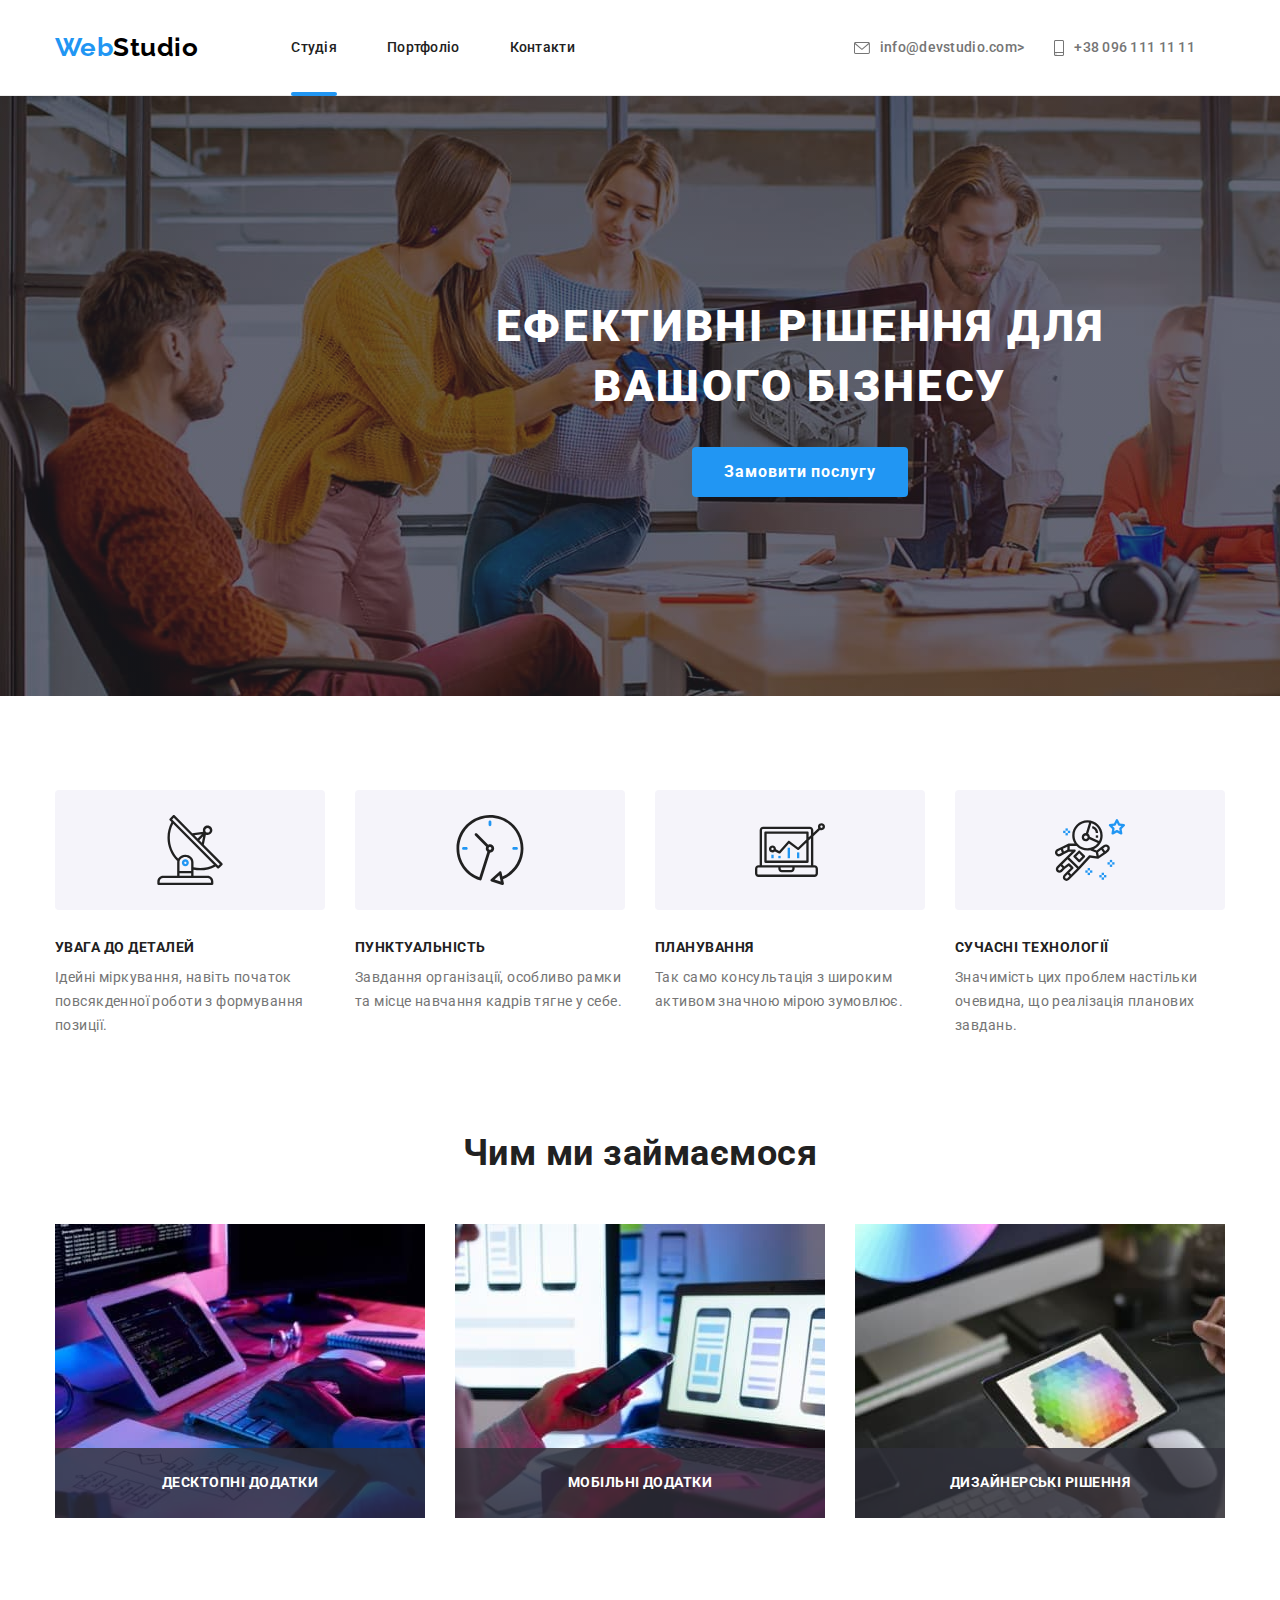
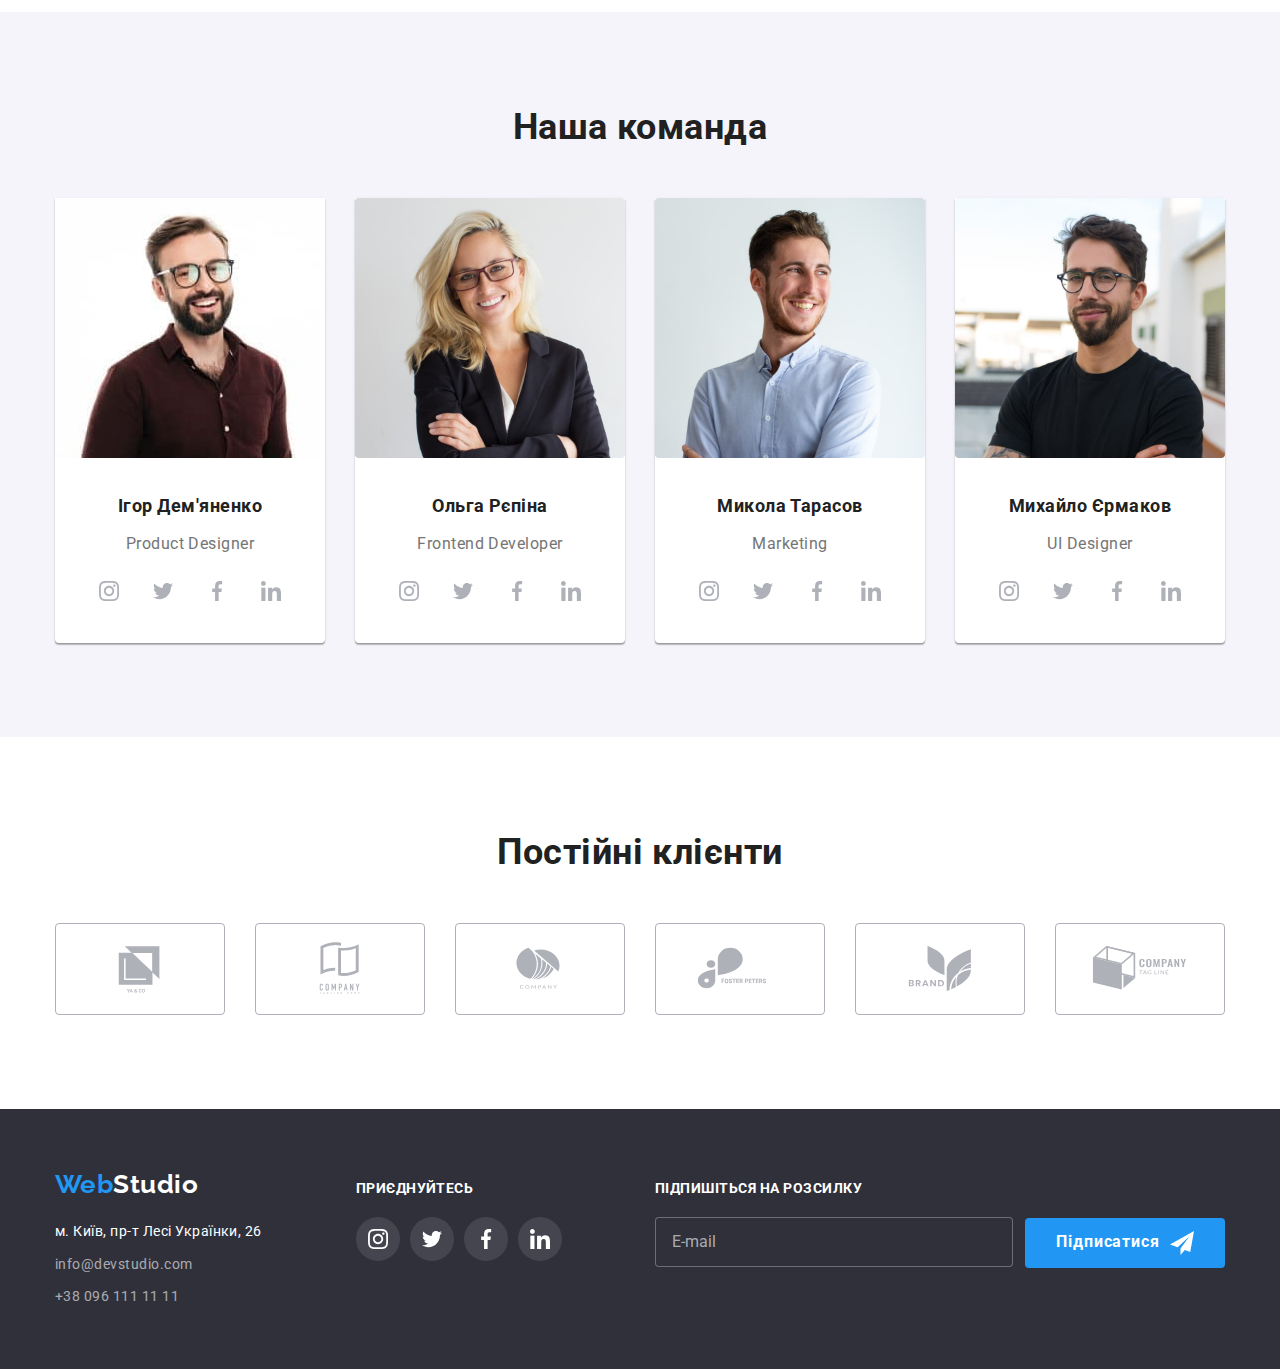
<file: index.html>
<!DOCTYPE html>
<html lang="uk">
  <head>
    <meta charset="UTF-8" />
    <meta http-equiv="X-UA-Compatible" content="IE=edge" />
    <meta name="viewport" content="width=device-width, initial-scale=1.0" />
    <title>WebStudio</title>
    <link rel="preconnect" href="https://fonts.googleapis.com" />
    <link rel="preconnect" href="https://fonts.gstatic.com" crossorigin />
    <link
      href="https://fonts.googleapis.com/css2?family=Raleway:wght@700&family=Roboto:ital,wght@0,400;0,500;0,700;1,900&display=swap"
      rel="stylesheet"
    />
    <link
      rel="stylesheet"
      href="https://cdn.jsdelivr.net/npm/modern-normalize@1.1.0/modern-normalize.min.css"
    />
    <link rel="stylesheet" href="css/main.min.css" />
  </head>
  <body>
    <!--header-->

    <header class="page-header">
      <div class="container page-header-container">
        <nav class="page-navigation">
          <a class="logo link" href="./index.html">
            <span class="logo1">Web</span><span class="logo2">Studio</span></a
          >
          <ul class="menu list">
            <li class="menu__item">
              <a class="menu__link menu__link_current link" href="./index.html"
                >Студія</a
              >
            </li>
            <li class="menu__item">
              <a class="menu__link link" href="./portfolio.html">Портфоліо</a>
            </li>
            <li class="menu__item">
              <a class="menu__link link" href="#contacts">Контакти</a>
            </li>
          </ul>
        </nav>

        <ul class="contact list">
          <li class="contact__item">
            <a class="contact__email link" href="mailto:info@devstudio.com"
              ><svg
                lang="en"
                aria-label="envelope icon"
                class="contact__envelope"
              >
                <use href="./images/sprite.svg#icon-envelope"></use>
              </svg>
              info@devstudio.com>
            </a>
          </li>

          <li class="contact__item">
            <a class="contact__phone link" href="tel:+380961111111"
              ><svg
                lang="en"
                aria-label="icon-smartphone icon"
                class="contact__smartphone"
              >
                <use href="./images/sprite.svg#icon-smartphone"></use>
              </svg>
              +38 096 111 11 11
            </a>
          </li>
        </ul>
      </div>
    </header>

    <!--main-->
    <main>
      <!--hero-->

      <section class="hero">
        <div class="hero__container">
          <h1 class="hero__title">Ефективні рішення для вашого бізнесу</h1>
          <button type="button" class="hero__modal-open-btn" data-modal-open>
            Замовити послугу
          </button>
        </div>
      </section>

      <!--text-->

      <section class="section section-text">
        <div class="container">
          <h2 class="text-visually-hidden">Наші переваги</h2>

          <ul class="text list">
            <li class="text__item">
              <div class="group-list-link">
                <svg
                  lang="en"
                  aria-label="antenna icon"
                  class="group-list-link__icon"
                >
                  <use href="./images/sprite.svg#icon-antenna"></use>
                </svg>
              </div>

              <h3 class="text__title">Увага до деталей</h3>
              <p class="text__text">
                Ідейні міркування, навіть початок повсякденної роботи з
                формування позиції.
              </p>
            </li>

            <li class="text__item">
              <div class="group-list-link">
                <svg
                  lang="en"
                  aria-label="clock icon"
                  class="group-list-link__icon"
                >
                  <use href="./images/sprite.svg#icon-clock"></use>
                </svg>
              </div>
              <h3 class="text__title">Пунктуальність</h3>
              <p class="text__text">
                Завдання організації, особливо рамки та місце навчання кадрів
                тягне у себе.
              </p>
            </li>

            <li class="text__item">
              <div class="group-list-link">
                <svg
                  lang="en"
                  aria-label="diagram icon"
                  class="group-list-link__icon"
                >
                  <use href="./images/sprite.svg#icon-diagram"></use>
                </svg>
              </div>
              <h3 class="text__title">Планування</h3>
              <p class="text__text">
                Так само консультація з широким активом значною мірою зумовлює.
              </p>
            </li>

            <li class="text__item">
              <div class="group-list-link">
                <svg
                  lang="en"
                  aria-label="astronaut icon"
                  class="group-list-link__icon"
                >
                  <use href="./images/sprite.svg#icon-astronaut"></use>
                </svg>
              </div>
              <h3 class="text__title">Сучасні технології</h3>
              <p class="text__text">
                Значимість цих проблем настільки очевидна, що реалізація
                планових завдань.
              </p>
            </li>
          </ul>
        </div>
      </section>

      <!--images-->

      <section class="section section-images" id="images">
        <div class="container">
          <h2 class="title-images">Чим ми займаємося</h2>
          <ul class="images list">
            <li class="images-item">
              <div class="images-wrapper">
                <img
                  class="images-img"
                  src="./images/img-1.jpg"
                  alt="Людина працює за комп'ютером"
                  width="370"
                  height="294"
                />
                <p class="overlay-images">Десктопні додатки</p>
              </div>
            </li>
            <li class="images-item">
              <div class="images-wrapper">
                <img
                  class="images-img"
                  src="./images/img-2.jpg"
                  alt="Людина тримає смартфон"
                  width="370"
                  height="294"
                />
                <p class="overlay-images">Мобільні додатки</p>
              </div>
            </li>
            <li class="images-item">
              <div class="images-wrapper">
                <img
                  class="images-img"
                  src="./images/img-3.jpg"
                  alt="Людина вибирає колір"
                  width="370"
                  height="294"
                />
                <p class="overlay-images">Дизайнерські рішення</p>
              </div>
            </li>
          </ul>
        </div>
      </section>

      <!--photo-->

      <section id="photo" class="section section-photo">
        <div class="container container-photo">
          <h2 class="title-photo">Наша команда</h2>
          <ul class="photo list">
            <li class="photo-item">
              <img
                class="photo-img"
                src="./images/img-4.jpg"
                alt="Ігор Дем'яненко"
                width="270"
                height="260"
              />
              <div class="caption">
                <h3 class="title-name">Ігор Дем'яненко</h3>
                <p class="position" lang="en">Product Designer</p>
                <ul class="social-list list">
                  <li class="social-list-item">
                    <a href="" class="social-list-link">
                      <svg
                        lang="en"
                        aria-label="instagram icon"
                        class="social-list-icon"
                      >
                        <use href="./images/sprite.svg#icon-instagram"></use>
                      </svg>
                    </a>
                  </li>
                  <li class="social-list-item">
                    <a href="" class="social-list-link">
                      <svg
                        lang="en"
                        aria-label="twitter icon"
                        class="social-list-icon"
                      >
                        <use href="./images/sprite.svg#icon-twitter"></use>
                      </svg>
                    </a>
                  </li>
                  <li class="social-list-item">
                    <a href="" class="social-list-link">
                      <svg
                        lang="en"
                        aria-label="facebook icon"
                        class="social-list-icon"
                      >
                        <use href="./images/sprite.svg#icon-facebook"></use>
                      </svg>
                    </a>
                  </li>
                  <li class="social-list-item">
                    <a href="" class="social-list-link">
                      <svg
                        lang="en"
                        aria-label="linkedin icon"
                        class="social-list-icon"
                      >
                        <use href="./images/sprite.svg#icon-linkedin"></use>
                      </svg>
                    </a>
                  </li>
                </ul>
              </div>
            </li>

            <li class="photo-item">
              <img
                class="photo-img"
                src="./images/img-5.jpg"
                alt="Ольга Репіна"
                width="270"
                height="260"
              />
              <div class="caption">
                <h3 class="title-name">Ольга Рєпіна</h3>
                <p class="position" lang="en">Frontend Developer</p>
                <ul class="social-list list">
                  <li class="social-list-item">
                    <a href="" class="social-list-link">
                      <svg
                        lang="en"
                        aria-label="instagram icon"
                        class="social-list-icon"
                      >
                        <use href="./images/sprite.svg#icon-instagram"></use>
                      </svg>
                    </a>
                  </li>
                  <li class="social-list-item">
                    <a href="" class="social-list-link">
                      <svg
                        lang="en"
                        aria-label="twitter icon"
                        class="social-list-icon"
                      >
                        <use href="./images/sprite.svg#icon-twitter"></use>
                      </svg>
                    </a>
                  </li>
                  <li class="social-list-item">
                    <a href="" class="social-list-link">
                      <svg
                        lang="en"
                        aria-label="facebook icon"
                        class="social-list-icon"
                      >
                        <use href="./images/sprite.svg#icon-facebook"></use>
                      </svg>
                    </a>
                  </li>
                  <li class="social-list-item">
                    <a href="" class="social-list-link">
                      <svg
                        lang="en"
                        aria-label="linkedin icon"
                        class="social-list-icon"
                      >
                        <use href="./images/sprite.svg#icon-linkedin"></use>
                      </svg>
                    </a>
                  </li>
                </ul>
              </div>
            </li>
            <li class="photo-item">
              <img
                class="photo-img"
                src="./images/img-6.jpg"
                alt="Микола Тарасов"
                width="270"
                height="260"
              />
              <div class="caption">
                <h3 class="title-name">Микола Тарасов</h3>
                <p class="position" lang="en">Marketing</p>
                <ul class="social-list list">
                  <li class="social-list-item">
                    <a href="" class="social-list-link">
                      <svg
                        lang="en"
                        aria-label="instagram icon"
                        class="social-list-icon"
                      >
                        <use href="./images/sprite.svg#icon-instagram"></use>
                      </svg>
                    </a>
                  </li>
                  <li class="social-list-item">
                    <a href="" class="social-list-link">
                      <svg
                        lang="en"
                        aria-label="twitter icon"
                        class="social-list-icon"
                      >
                        <use href="./images/sprite.svg#icon-twitter"></use>
                      </svg>
                    </a>
                  </li>
                  <li class="social-list-item">
                    <a href="" class="social-list-link">
                      <svg
                        lang="en"
                        aria-label="facebook icon"
                        class="social-list-icon"
                      >
                        <use href="./images/sprite.svg#icon-facebook"></use>
                      </svg>
                    </a>
                  </li>
                  <li class="social-list-item">
                    <a href="" class="social-list-link">
                      <svg
                        lang="en"
                        aria-label="linkedin icon"
                        class="social-list-icon"
                      >
                        <use href="./images/sprite.svg#icon-linkedin"></use>
                      </svg>
                    </a>
                  </li>
                </ul>
              </div>
            </li>
            <li class="photo-item">
              <img
                class="photo-img"
                src="./images/img-7.jpg"
                alt="Михайло Єрмаков"
                width="270"
                height="260"
              />
              <div class="caption">
                <h3 class="title-name">Михайло Єрмаков</h3>
                <p class="position" lang="en">UI Designer</p>
                <ul class="social-list list">
                  <li class="social-list-item">
                    <a href="" class="social-list-link">
                      <svg
                        lang="en"
                        aria-label="instagram icon"
                        class="social-list-icon"
                      >
                        <use href="./images/sprite.svg#icon-instagram"></use>
                      </svg>
                    </a>
                  </li>
                  <li class="social-list-item">
                    <a href="" class="social-list-link">
                      <svg
                        lang="en"
                        aria-label="twitter icon"
                        class="social-list-icon"
                      >
                        <use href="./images/sprite.svg#icon-twitter"></use>
                      </svg>
                    </a>
                  </li>
                  <li class="social-list-item">
                    <a href="" class="social-list-link">
                      <svg
                        lang="en"
                        aria-label="facebook icon"
                        class="social-list-icon"
                      >
                        <use href="./images/sprite.svg#icon-facebook"></use>
                      </svg>
                    </a>
                  </li>
                  <li class="social-list-item">
                    <a href="" class="social-list-link">
                      <svg
                        lang="en"
                        aria-label="linkedin icon"
                        class="social-list-icon"
                      >
                        <use href="./images/sprite.svg#icon-linkedin"></use>
                      </svg>
                    </a>
                  </li>
                </ul>
              </div>
            </li>
          </ul>
        </div>
      </section>

      <!--client-->

      <section class="section section-client">
        <div class="container container-client">
          <h2 class="title-client">Постійні клієнти</h2>
          <ul class="client-list list">
            <li class="client-list-item">
              <a href="" class="client-list-link">
                <svg lang="en" aria-label="logo1 icon" class="client-list-icon">
                  <use href="./images/sprite.svg#icon-logo1"></use>
                </svg>
              </a>
            </li>
            <li class="client-list-item">
              <a href="" class="client-list-link">
                <svg lang="en" aria-label="logo2 icon" class="client-list-icon">
                  <use href="./images/sprite.svg#icon-logo2"></use>
                </svg>
              </a>
            </li>
            <li class="client-list-item">
              <a href="" class="client-list-link">
                <svg lang="en" aria-label="logo3 icon" class="client-list-icon">
                  <use href="./images/sprite.svg#icon-logo3"></use>
                </svg>
              </a>
            </li>
            <li class="client-list-item">
              <a href="" class="client-list-link">
                <svg lang="en" aria-label="logo4 icon" class="client-list-icon">
                  <use href="./images/sprite.svg#icon-logo4"></use>
                </svg>
              </a>
            </li>
            <li class="client-list-item">
              <a href="" class="client-list-link">
                <svg lang="en" aria-label="logo5 icon" class="client-list-icon">
                  <use href="./images/sprite.svg#icon-logo5"></use>
                </svg>
              </a>
            </li>
            <li class="client-list-item">
              <a href="" class="client-list-link">
                <svg lang="en" aria-label="logo6 icon" class="client-list-icon">
                  <use href="./images/sprite.svg#icon-logo6"></use>
                </svg>
              </a>
            </li>
          </ul>
        </div>
      </section>
    </main>

    <!--footer-->

    <footer id="contacts" class="page-footer">
      <div class="container container-footer">
        <div class="footer">
          <a class="footer-logo link" href="./index.html"
            ><span class="logo3">Web</span><span class="logo4">Studio</span></a
          >
          <ul class="footer list">
            <li class="footer__item">
              <a
                class="maps link"
                href="https://goo.gl/maps/CPtrU1FHBa2aNyZL9"
                target="_blank"
                rel="noopener noreferrer nofollow"
                >м. Київ, пр-т Лесі Українки, 26</a
              >
            </li>
            <li class="footer__item">
              <a class="footer__email1 link" href="mailto:info@devstudio.com"
                >info@devstudio.com</a
              >
            </li>
            <li class="footer__item">
              <a class="footer__phone1 link" href="tel:+380961111111"
                >+38 096 111 11 11</a
              >
            </li>
          </ul>
        </div>
        <div class="container-social">
          <p class="title-social">Приєднуйтесь</p>
          <ul class="social-list1 list">
            <li class="social-list-item1">
              <a href="" class="social-list-link1">
                <svg
                  lang="en"
                  aria-label="instagram icon"
                  class="social-list-icon1"
                >
                  <use href="./images/sprite.svg#icon-instagram"></use>
                </svg>
              </a>
            </li>
            <li class="social-list-item1">
              <a href="" class="social-list-link1">
                <svg
                  lang="en"
                  aria-label="twitter icon"
                  class="social-list-icon1"
                >
                  <use href="./images/sprite.svg#icon-twitter"></use>
                </svg>
              </a>
            </li>
            <li class="social-list-item1">
              <a href="" class="social-list-link1">
                <svg
                  lang="en"
                  aria-label="facebook icon"
                  class="social-list-icon1"
                >
                  <use href="./images/sprite.svg#icon-facebook"></use>
                </svg>
              </a>
            </li>
            <li class="social-list-item1">
              <a href="" class="social-list-link1">
                <svg
                  lang="en"
                  aria-label="linkedin icon"
                  class="social-list-icon1"
                >
                  <use href="./images/sprite.svg#icon-linkedin"></use>
                </svg>
              </a>
            </li>
          </ul>
        </div>
        <div class="container-subscription">
          <p class="title-subscription">Підпишіться на розсилку</p>
          <form class="form-footer">
            <label class="form-field-footer">
              <input
                type="email"
                class="form-input-footer"
                name="user_email_footer"
                placeholder="E-mail"
              />
            </label>
            <button type="submit" class="form-submit-footer">
              Підписатися
              <svg class="send-icon" width="24" height="24">
                <use href="./images/sprite.svg#icon-send"></use>
              </svg>
            </button>
          </form>
        </div>
      </div>
    </footer>

    <!--backdrop-->

    <div class="backdrop is-hidden" data-modal>
      <div class="modal">
        <button type="button" class="modal-close-btn" data-modal-close>
          <svg class="modal-close-icon" width="18" height="18">
            <use href="./images/sprite.svg#icon-close"></use>
          </svg>
        </button>
        <p class="modal-form-title">Залиште свої дані, ми вам передзвонимо</p>
        <form class="modal-form">
          <label class="modal-form-field"
            ><span class="modal-form-field-desc">Ім'я</span>
            <span class="modal-form-input-wrapper">
              <input
                type="text"
                class="modal-form-input"
                pattern="[a-zA-Zа-яА-ЯіІїЇ]+"
                name="user_name"
              />
              <svg
                lang="en"
                aria-label="person icon"
                class="modal-form-input-icon"
              >
                <use href="./images/sprite.svg#icon-person"></use>
              </svg>
            </span>
          </label>
          <label class="modal-form-field"
            ><span class="modal-form-field-desc">Телефон</span>
            <span class="modal-form-input-wrapper">
              <input
                type="tel"
                class="modal-form-input"
                pattern="[0-9]{3}-[0-9]{3}-[0-9]{2}-[0-9]{2}"
                title="xxx-xxx-xx-xx"
                name="user_phone"
              />
              <svg
                lang="en"
                aria-label="phone icon"
                class="modal-form-input-icon"
              >
                <use href="./images/sprite.svg#icon-phone"></use>
              </svg>
            </span>
          </label>
          <label class="modal-form-field"
            ><span class="modal-form-field-desc">Пошта</span>
            <span class="modal-form-input-wrapper">
              <input type="email" class="modal-form-input" name="user_email" />
              <svg
                lang="en"
                aria-label="email icon"
                class="modal-form-input-icon"
              >
                <use href="./images/sprite.svg#icon-email"></use>
              </svg>
            </span>
          </label>
          <label class="modal-form-field"
            ><span class="modal-form-field-desc">Коментар</span>
            <textarea
              name="user-message"
              class="modal-form-message"
              placeholder="Введіть текст"
            ></textarea>
          </label>
          <label class="modal-form-check-field">
            <input
              type="checkbox"
              class="modal-form-check"
              name="user_policy"
            />
            <svg class="modal-form-own-checkbox">
              <use
                class="modal-form-own-checkbox-icon"
                href="./images/sprite.svg#icon-check"
              ></use>
            </svg>
            Погоджуюся з розсилкою та приймаю&nbsp;
            <a class="modal-form-check-field-terms" href="#">Умови договору</a>
          </label>
          <button type="submit" class="modal-form-submit">Відправити</button>
        </form>
      </div>
    </div>
    <script src="./js/modal.js"></script>
  </body>
</html>
</file>
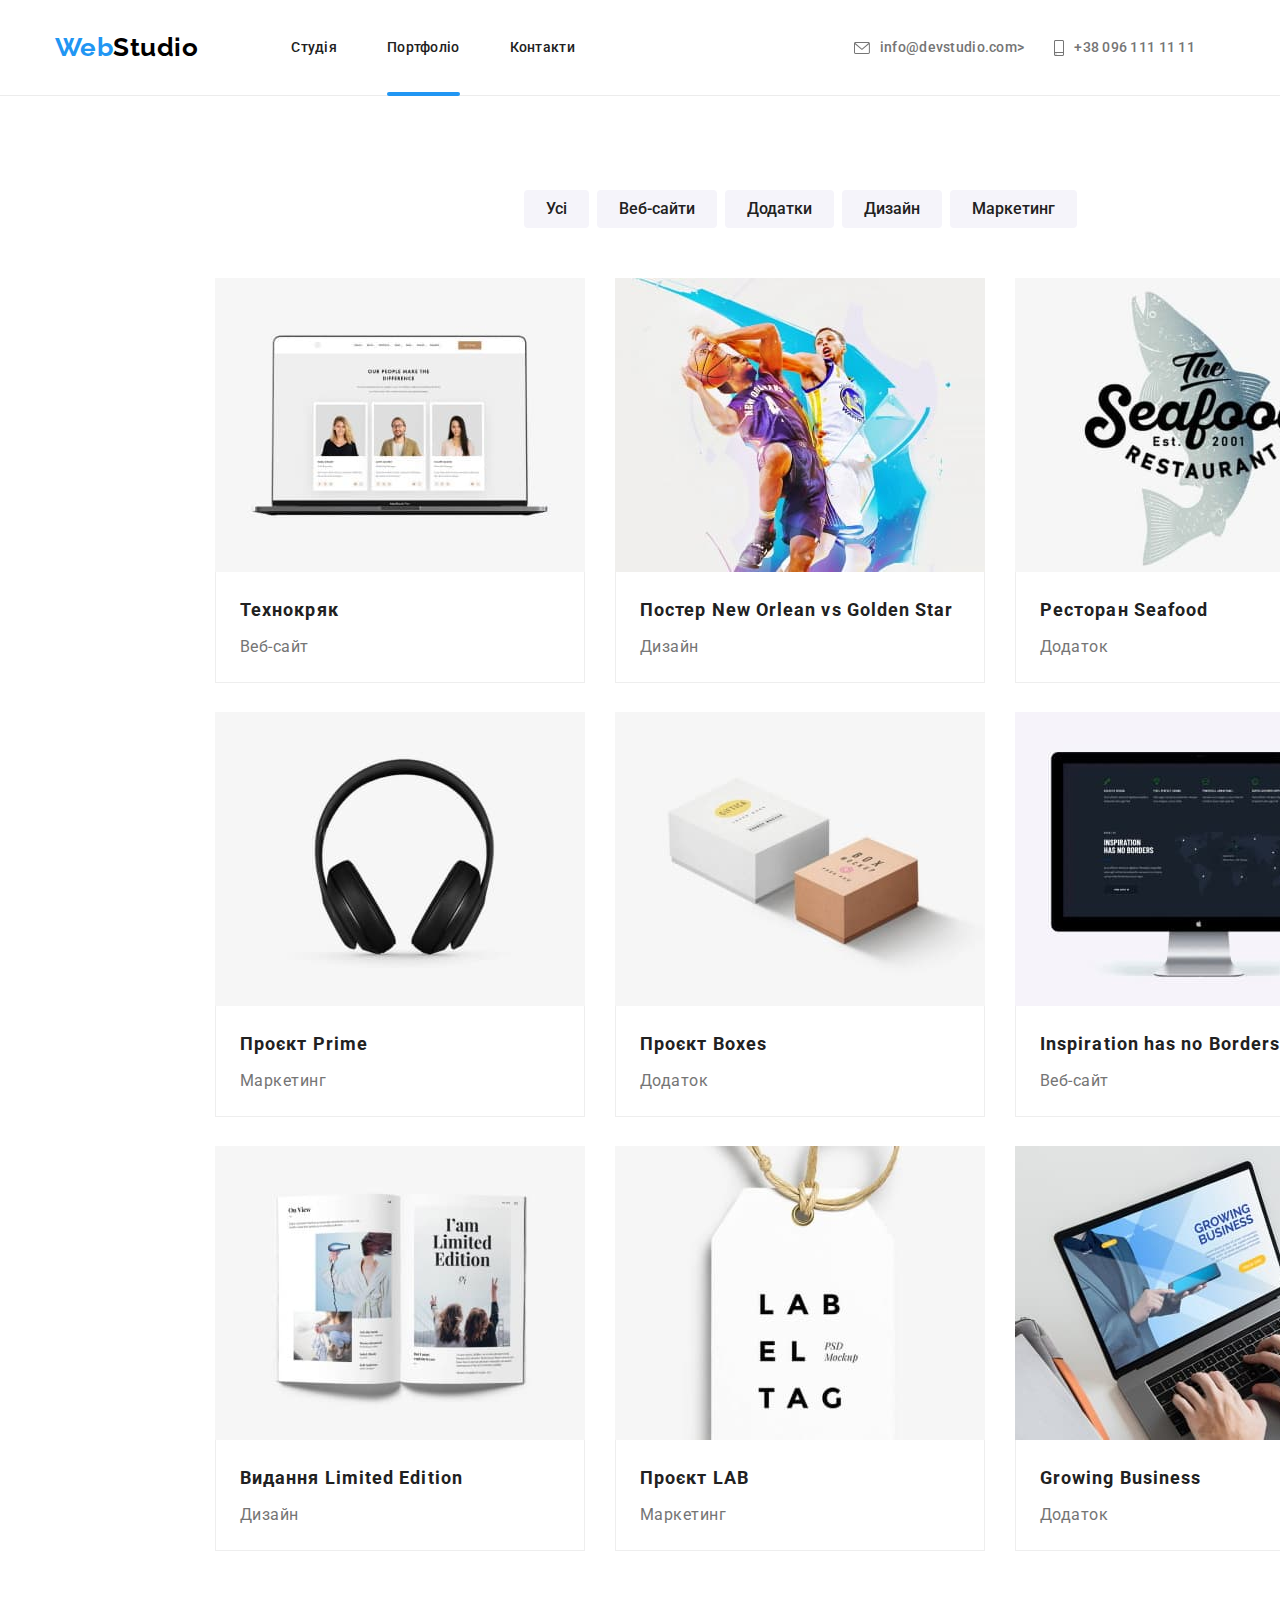
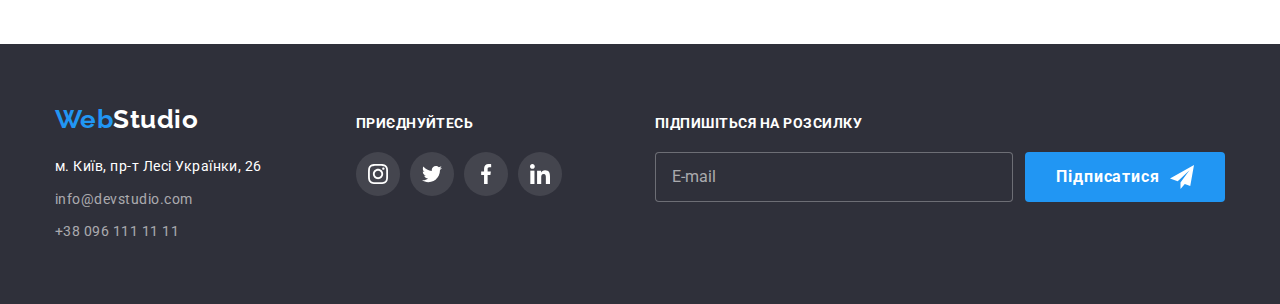
<file: portfolio.html>
<!DOCTYPE html>
<html lang="uk">
  <head>
    <meta charset="UTF-8" />
    <meta http-equiv="X-UA-Compatible" content="IE=edge" />
    <meta name="viewport" content="width=device-width, initial-scale=1.0" />
    <title>WebStudio</title>
    <link rel="preconnect" href="https://fonts.googleapis.com" />
    <link rel="preconnect" href="https://fonts.gstatic.com" crossorigin />
    <link
      href="https://fonts.googleapis.com/css2?family=Raleway:wght@700&family=Roboto:ital,wght@0,400;0,500;0,700;1,900&display=swap"
      rel="stylesheet"
    />
    <link
      rel="stylesheet"
      href="https://cdn.jsdelivr.net/npm/modern-normalize@1.1.0/modern-normalize.min.css"
    />
    <link rel="stylesheet" href="css/main.min.css" />
  </head>
  <body>
    <!--header-->

    <header class="page-header">
      <div class="container page-header-container">
        <!--nav-->

        <nav class="page-navigation">
          <a class="logo link" href="./index.html">
            <span class="logo1">Web</span><span class="logo2">Studio</span></a
          >
          <ul class="menu list">
            <li class="menu__item">
              <a class="menu__link link" href="./index.html">Студія</a>
            </li>
            <li class="menu__item">
              <a
                class="menu__link menu__link_current link"
                href="./portfolio.html"
                >Портфоліо</a
              >
            </li>
            <li class="menu__item">
              <a class="menu__link link" href="#contacts">Контакти</a>
            </li>
          </ul>
        </nav>

        <!--contact-->

        <ul class="contact list">
          <li class="contact__item">
            <a class="contact__email link" href="mailto:info@devstudio.com"
              ><svg
                lang="en"
                aria-label="envelope icon"
                class="contact__envelope"
              >
                <use href="./images/sprite.svg#icon-envelope"></use>
              </svg>
              info@devstudio.com>
            </a>
          </li>

          <li class="contact__item">
            <a class="contact__phone link" href="tel:+380961111111"
              ><svg
                lang="en"
                aria-label="icon-smartphone icon"
                class="contact__smartphone"
              >
                <use href="./images/sprite.svg#icon-smartphone"></use>
              </svg>
              +38 096 111 11 11
            </a>
          </li>
        </ul>
      </div>
    </header>

    <!--main-->

    <main>
      <section class="section-portfolio">
        <div class="container">
          <h1 class="text-visually-hidden">Portfolio</h1>
          <ul class="button bunton-container list">
            <li class="button-item">
              <button type="button" class="modal-open-btn-portfolio">
                Усі
              </button>
            </li>
            <li class="button-item">
              <button type="button" class="modal-open-btn-portfolio">
                Веб-сайти
              </button>
            </li>
            <li class="button-item">
              <button type="button" class="modal-open-btn-portfolio">
                Додатки
              </button>
            </li>
            <li class="button-item">
              <button type="button" class="modal-open-btn-portfolio">
                Дизайн
              </button>
            </li>
            <li class="button-item">
              <button type="button" class="modal-open-btn-portfolio">
                Маркетинг
              </button>
            </li>
          </ul>

          <!--images-->

          <ul class="images-portfolio list">
            <li class="images-portfolio-item">
              <a href="#" class="images-link link">
                <div class="images-img-wrapper">
                  <img
                    class="images-img-portfolio"
                    src="./images/img-8.jpg"
                    alt="Люди на фото"
                    width="370"
                    height="294"
                  />
                  <p class="overlay">
                    Ресурс пропонує комплексні пропозиції з різним рівнем
                    функціоналу та сервісів. Все це дозволить відвідувачу
                    отримати вичерпні відомості про компанію чи приватну особу.
                  </p>
                </div>

                <div class="description">
                  <h2 class="title-portfolio">Технокряк</h2>
                  <p class="text-portfolio">Веб-сайт</p>
                </div>
              </a>
            </li>
            <li class="images-portfolio-item">
              <a href="#" class="images-link link">
                <div class="images-img-wrapper">
                  <img
                    class="images-img-portfolio"
                    src="./images/img-9.jpg"
                    alt="Спортсмени"
                    width="370"
                    height="294"
                  />
                  <p class="overlay">
                    Ресурс пропонує комплексні пропозиції з різним рівнем
                    функціоналу та сервісів. Все це дозволить відвідувачу
                    отримати вичерпні відомості про компанію чи приватну особу.
                  </p>
                </div>

                <div class="description">
                  <h2 class="title-portfolio">
                    Постер New Orlean vs Golden Star
                  </h2>
                  <p class="text-portfolio">Дизайн</p>
                </div>
              </a>
            </li>
            <li class="images-portfolio-item">
              <a href="#" class="images-link link">
                <div class="images-img-wrapper">
                  <img
                    class="images-img-portfolio"
                    src="./images/img-10.jpg"
                    alt="Реклама ресторана"
                    width="370"
                    height="294"
                  />
                  <p class="overlay">
                    Ресурс пропонує комплексні пропозиції з різним рівнем
                    функціоналу та сервісів. Все це дозволить відвідувачу
                    отримати вичерпні відомості про компанію чи приватну особу.
                  </p>
                </div>

                <div class="description">
                  <h2 class="title-portfolio">Ресторан Seafood</h2>
                  <p class="text-portfolio">Додаток</p>
                </div>
              </a>
            </li>
            <li class="images-portfolio-item">
              <a href="#" class="images-link link">
                <div class="images-img-wrapper">
                  <img
                    class="images-img-portfolio"
                    src="./images/img-11.jpg"
                    alt="Навушники"
                    width="370"
                    height="294"
                  />
                  <p class="overlay">
                    Ресурс пропонує комплексні пропозиції з різним рівнем
                    функціоналу та сервісів. Все це дозволить відвідувачу
                    отримати вичерпні відомості про компанію чи приватну особу.
                  </p>
                </div>

                <div class="description">
                  <h2 class="title-portfolio">Проєкт Prime</h2>
                  <p class="text-portfolio">Маркетинг</p>
                </div>
              </a>
            </li>
            <li class="images-portfolio-item">
              <a href="#" class="images-link link">
                <div class="images-img-wrapper">
                  <img
                    class="images-img-portfolio"
                    src="./images/img-12.jpg"
                    alt="Коробки"
                    width="370"
                    height="294"
                  />
                  <p class="overlay">
                    Ресурс пропонує комплексні пропозиції з різним рівнем
                    функціоналу та сервісів. Все це дозволить відвідувачу
                    отримати вичерпні відомості про компанію чи приватну особу.
                  </p>
                </div>

                <div class="description">
                  <h2 class="title-portfolio">Проєкт Boxes</h2>
                  <p class="text-portfolio">Додаток</p>
                </div>
              </a>
            </li>
            <li class="images-portfolio-item">
              <a href="#" class="images-link link">
                <div class="images-img-wrapper">
                  <img
                    class="images-portfolio-img"
                    src="./images/img-13.jpg"
                    alt="Монітор"
                    width="370"
                    height="294"
                  />
                  <p class="overlay">
                    Ресурс пропонує комплексні пропозиції з різним рівнем
                    функціоналу та сервісів. Все це дозволить відвідувачу
                    отримати вичерпні відомості про компанію чи приватну особу.
                  </p>
                </div>

                <div class="description">
                  <h2 class="title-portfolio" lang="en">
                    Inspiration has no Borders
                  </h2>
                  <p class="text-portfolio">Веб-сайт</p>
                </div>
              </a>
            </li>
            <li class="images-portfolio-item">
              <a href="#" class="images-link link">
                <div class="images-img-wrapper">
                  <img
                    class="images-portfolio-img"
                    src="./images/img-14.jpg"
                    alt="Видання"
                    width="370"
                    height="294"
                  />
                  <p class="overlay">
                    Ресурс пропонує комплексні пропозиції з різним рівнем
                    функціоналу та сервісів. Все це дозволить відвідувачу
                    отримати вичерпні відомості про компанію чи приватну особу.
                  </p>
                </div>

                <div class="description">
                  <h2 class="title-portfolio" lang="en">
                    Видання Limited Edition
                  </h2>
                  <p class="text-portfolio">Дизайн</p>
                </div>
              </a>
            </li>
            <li class="images-portfolio-item">
              <a href="#" class="images-link link">
                <div class="images-img-wrapper">
                  <img
                    class="images-portfolio-img"
                    src="./images/img-15.jpg"
                    alt="Проект лаб"
                    width="370"
                    height="294"
                  />
                  <p class="overlay">
                    Ресурс пропонує комплексні пропозиції з різним рівнем
                    функціоналу та сервісів. Все це дозволить відвідувачу
                    отримати вичерпні відомості про компанію чи приватну особу.
                  </p>
                </div>

                <div class="description">
                  <h2 class="title-portfolio">Проєкт LAB</h2>
                  <p class="text-portfolio">Маркетинг</p>
                </div>
              </a>
            </li>
            <li class="images-portfolio-item">
              <a href="#" class="images-link link">
                <div class="images-img-wrapper">
                  <img
                    class="images-portfolio-img"
                    src="./images/img-16.jpg"
                    alt="Комп'ютер"
                    width="370"
                    height="294"
                  />
                  <p class="overlay">
                    Ресурс пропонує комплексні пропозиції з різним рівнем
                    функціоналу та сервісів. Все це дозволить відвідувачу
                    отримати вичерпні відомості про компанію чи приватну особу.
                  </p>
                </div>

                <div class="description">
                  <h2 class="title-portfolio" lang="en">Growing Business</h2>
                  <p class="text-portfolio">Додаток</p>
                </div>
              </a>
            </li>
          </ul>
        </div>
      </section>
    </main>

    <!--footer-->

    <footer class="page-footer">
      <div class="container container-footer">
        <div class="footer">
          <a class="footer-logo link" href="./index.html"
            ><span class="logo3">Web</span><span class="logo4">Studio</span></a
          >
          <ul class="footer list">
            <li class="footer__item">
              <a
                class="maps link"
                href="https://goo.gl/maps/CPtrU1FHBa2aNyZL9"
                target="_blank"
                rel="noopener noreferrer nofollow"
                >м. Київ, пр-т Лесі Українки, 26</a
              >
            </li>
            <li class="footer__item">
              <a class="footer__email1 link" href="mailto:info@devstudio.com"
                >info@devstudio.com</a
              >
            </li>
            <li class="footer__item">
              <a class="footer__phone1 link" href="tel:+380961111111"
                >+38 096 111 11 11</a
              >
            </li>
          </ul>
        </div>
        <div class="container-social">
          <p class="title-social">Приєднуйтесь</p>
          <ul class="social-list1 list">
            <li class="social-list-item1">
              <a href="" class="social-list-link1">
                <svg
                  lang="en"
                  aria-label="instagram icon"
                  class="social-list-icon1"
                >
                  <use href="./images/sprite.svg#icon-instagram"></use>
                </svg>
              </a>
            </li>
            <li class="social-list-item1">
              <a href="" class="social-list-link1">
                <svg
                  lang="en"
                  aria-label="twitter icon"
                  class="social-list-icon1"
                >
                  <use href="./images/sprite.svg#icon-twitter"></use>
                </svg>
              </a>
            </li>
            <li class="social-list-item1">
              <a href="" class="social-list-link1">
                <svg
                  lang="en"
                  aria-label="facebook icon"
                  class="social-list-icon1"
                >
                  <use href="./images/sprite.svg#icon-facebook"></use>
                </svg>
              </a>
            </li>
            <li class="social-list-item1">
              <a href="" class="social-list-link1">
                <svg
                  lang="en"
                  aria-label="linkedin icon"
                  class="social-list-icon1"
                >
                  <use href="./images/sprite.svg#icon-linkedin"></use>
                </svg>
              </a>
            </li>
          </ul>
        </div>
        <div class="container-subscription">
          <p class="title-subscription">Підпишіться на розсилку</p>
          <form class="form-footer">
            <label class="form-field-footer">
              <input
                type="email"
                class="form-input-footer"
                name="user_email_footer"
                placeholder="E-mail"
              />
            </label>
            <button type="submit" class="form-submit-footer">
              Підписатися
              <svg class="send-icon" width="24" height="24">
                <use href="./images/sprite.svg#icon-send"></use>
              </svg>
            </button>
          </form>
        </div>
      </div>
    </footer>
  </body>
</html>
</file>
<file: css/main.min.css>
:root{--primary-font: "Roboto", sans-serif;--primary-text-color-dark: #212121;--secondary-text-color-dark: #757575;--tertiary-text-color-dark: #000000;--primary-text-color-light: #ffffff;--section-color-dark: #2f303a;--section-color-light1: #f5f5f5;--section-color-light2: #f5f4fa;--section-color-light3: #eeeeee;--line-color-light4: #ececec;--accent-font: #2196f3;--accent-font-active: #188ce8;--transition-dur-and-func: 250ms cubic-bezier(0.4, 0, 0.2, 1)}.client-list-link{display:flex;align-items:center;justify-content:center}.visually-hidden{position:absolute;width:1px;height:1px;margin:-1px;padding:0;overflow:hidden;border:0;clip:rect(0 0 0 0)}h1,h2,h3,p{margin-top:0;margin-bottom:0}ol,ul{margin-top:0;margin-bottom:0;padding-left:0}.link{text-decoration:none}.list{list-style:none}img{display:block}button{cursor:pointer}body{font-family:var(--primary-font);letter-spacing:.03em}.section{padding-top:94px;padding-bottom:94px}.container{width:1200px;margin-left:auto;margin-right:auto;padding-left:15px;padding-right:15px}.logo{margin-right:93px}.logo1{font-family:"Raleway",sans-serif;font-weight:700;font-style:normal;font-size:26px;line-height:1.2;color:var(--accent-font)}.logo2{font-family:"Raleway",sans-serif;font-weight:700;font-style:normal;font-size:26px;line-height:1.2;color:var(--tertiary-text-color-dark)}.footer-logo{display:inline-block;margin-bottom:20px}.logo3{font-family:"Raleway",sans-serif;font-weight:700;font-style:normal;font-size:26px;line-height:1.19;color:var(--accent-font)}.logo4{font-family:"Raleway",sans-serif;font-weight:700;font-style:normal;font-size:26px;line-height:1.19;color:var(--primary-text-color-light)}.backdrop{position:fixed;top:0;left:0;z-index:100;width:100%;height:100%;background-color:rgba(0,0,0,.2);visibility:visible;opacity:1;pointer-events:auto;transition:opacity var(--transition-dur-and-func),visibility var(--transition-dur-and-func)}.backdrop.is-hidden{visibility:hidden;opacity:0;pointer-events:none}.modal{position:absolute;top:50%;left:50%;transform:translate(-50%, -50%);width:528px;height:580px;padding:40px;background:#fff;box-shadow:0px 1px 3px rgba(0,0,0,.12),0px 1px 1px rgba(0,0,0,.14),0px 2px 1px rgba(0,0,0,.2);border-radius:4px}.modal-close-btn{position:absolute;top:8px;right:8px;display:flex;align-items:center;justify-content:center;width:30px;height:30px;border-radius:50%;background-color:rgba(0,0,0,0);border:1px solid rgba(0,0,0,.1);padding:0;transition:fill var(--transition-dur-and-func)}.modal-close-icon:hover,.modal-close-icon:focus{fill:var(--accent-font)}.modal-form-title{font-size:20px;font-weight:700;line-height:1.15;font-style:normal;text-align:center;color:var(--primary-text-color-dark);margin-bottom:12px}.modal-form{display:flex;flex-direction:column}.modal-form-field{margin-bottom:10px}.modal-form-field-desc{display:block;font-style:normal;font-weight:400;font-size:12px;line-height:1.17;letter-spacing:.01em;color:var(--secondary-text-color-dark);margin-bottom:4px}.modal-form-input{width:100%;height:40px;border:1px solid rgba(33,33,33,.2);border-radius:4px;padding-left:42px;transition:border-color var(--transition-dur-and-func)}.modal-form-input:focus{outline:none;border:1px solid var(--accent-font);border-radius:4px}.modal-form-input-wrapper{position:relative}.modal-form-input-icon{position:absolute;display:block;top:50%;left:12px;transform:translateY(-50%);width:18px;height:18px;color:var(--primary-text-color-dark);transition:fill var(--transition-dur-and-func),border var(--transition-dur-and-func)}.modal-form-input:focus+.modal-form-input-icon{fill:var(--accent-font)}.modal-form-message{display:block;width:100%;height:120px;border:1px solid rgba(33,33,33,.2);border-radius:4px;padding:12px 16px;resize:none;transition:border-color var(--transition-dur-and-func);color:var(--tertiary-text-color-dark)}.modal-form-message::placeholder{outline:none;font-style:normal;font-weight:400;font-size:12px;line-height:1.17;letter-spacing:.01em;color:rgba(117,117,117,.5)}.modal-form-message:focus{outline:none;border-color:var(--accent-font)}.modal-form-own-checkbox{width:16px;height:15px;background:#fff;border:2px solid #212121;cursor:pointer;margin-right:9px}.modal-form-check:checked+.modal-form-own-checkbox{background-color:var(--accent-font);border:none;border-radius:2px}.modal-form-own-checkbox-icon{display:none;fill:var(--primary-text-color-light)}.modal-form-check:checked+.modal-form-own-checkbox .modal-form-own-checkbox-icon{display:block}.modal-form-check{position:absolute;appearance:none}.modal-form-check-field{display:flex;align-items:center;font-weight:400;font-size:14px;line-height:1.7;color:var(--secondary-text-color-dark);margin-bottom:30px}.modal-form-check-field-terms{color:var(--accent-font)}.modal-form-submit{font-weight:700;font-style:normal;font-size:16px;line-height:1.9;display:flex;align-items:center;text-align:center;justify-content:center;letter-spacing:.06em;width:200px;height:50px;color:var(--primary-text-color-light);background-color:var(--accent-font);border-radius:4px;border:none;margin-left:auto;margin-right:auto;cursor:pointer;transition:background-color var(--transition-dur-and-func),box-shadow var(--transition-dur-and-func)}.modal-form-submit:hover,.modal-form-submit:focus{background-color:var(--accent-font-active);box-shadow:0px 4px 4px rgba(0,0,0,.15)}.page-header{color:var(--primary-text-color-light);border-bottom:1px solid var(--line-color-light4);padding-top:32px;padding-bottom:32px;margin-left:auto;margin-right:auto}.page-header-container{display:flex;align-items:center}.page-navigation{display:flex;align-items:center}.menu{display:flex;column-gap:50px}.contact{display:flex;margin-left:auto}.contact__item{margin-right:30px}.menu__link{font-weight:500;font-style:normal;font-size:14px;line-height:1.14;letter-spacing:.02em;color:var(--primary-text-color-dark);transition:color var(--transition-dur-and-func)}.menu__link:hover,.menu__link:focus{color:var(--accent-font)}.menu__item{position:relative;color:var(--accent-font)}.menu__link_current::after{position:absolute;display:block;content:"";left:0;top:54px;width:100%;height:4px;background:#2196f3;border-radius:2px}.contact__envelope{width:16px;height:12px;margin-right:10px}.contact__email{font-weight:500;font-style:normal;font-size:14px;line-height:1.14;letter-spacing:.02em;color:var(--secondary-text-color-dark);fill:currentColor;display:flex;align-items:center;transition:color var(--transition-dur-and-func)}.contact__email:hover,.contact__email:focus{color:var(--accent-font)}.contact__smartphone{width:10px;height:16px;margin-right:10px}.contact__phone{display:flex;align-items:center;font-weight:500;font-style:normal;font-size:14px;line-height:1.14;letter-spacing:.02em;color:var(--secondary-text-color-dark);fill:currentColor;transition:color var(--transition-dur-and-func)}.contact__phone:hover,.contact__phone:focus{color:var(--accent-font)}.hero{width:1600px;height:600px;padding-top:200px;padding-bottom:200px;background-color:var(--section-color-dark);background-image:linear-gradient(rgba(47, 48, 58, 0.4), rgba(47, 48, 58, 0.4)),url("../images/img-bg.jpg");background-size:cover;margin-left:auto;margin-right:auto}.hero__container{width:696px;height:120px;margin-left:auto;margin-right:auto}.hero__title{font-weight:900;font-style:normal;font-size:44px;line-height:1.37;text-align:center;letter-spacing:.06em;text-transform:uppercase;color:var(--primary-text-color-light);margin-bottom:30px}.hero__modal-open-btn{font-weight:700;font-style:normal;font-size:16px;line-height:1.9;display:flex;align-items:center;text-align:center;justify-content:center;letter-spacing:.06em;width:216px;height:50px;color:var(--primary-text-color-light);background-color:var(--accent-font);border-radius:4px;border:none;margin-left:auto;margin-right:auto;cursor:pointer;transition:background-color var(--transition-dur-and-func),box-shadow var(--transition-dur-and-func)}.hero__modal-open-btn:hover,.hero__modal-open-btn:focus{background-color:var(--accent-font-active);box-shadow:0px 4px 4px rgba(0,0,0,.15)}.text-visually-hidden{position:absolute;white-space:nowrap;width:1px;height:1px;overflow:hidden;border:0;padding:0;clip:rect(0 0 0 0);clip-path:inset(50%);margin:-1px}.text{display:flex;flex-wrap:wrap;gap:30px}.text__item{flex-basis:calc((100% - 90px)/4);display:block}.text__title{font-weight:700;font-style:normal;font-size:14px;line-height:1.14;text-transform:uppercase;color:var(--primary-text-color-dark);margin-bottom:10px}.text__text{font-weight:400;font-style:normal;font-size:14px;line-height:1.7;letter-spacing:.03em;color:var(--secondary-text-color-dark)}.group-list-link{display:flex;align-items:center;justify-content:center;width:270px;height:120px;border-radius:4px;background-color:var(--section-color-light2);margin-bottom:30px}.group-list-link__icon{width:70px;height:70px}.section-images{padding-top:0px}.images{display:flex;flex-wrap:wrap;gap:30px}.title-images{font-weight:700;font-style:normal;font-size:36px;line-height:1.17;text-align:center;color:var(--primary-text-color-dark);margin-bottom:50px}.images-wrapper{position:relative;overflow:hidden}.overlay-images{position:absolute;display:flex;align-items:center;justify-content:center;top:224px;left:0;width:370px;height:70px;font-style:normal;font-weight:700;font-size:14px;line-height:1.14;text-align:center;text-transform:uppercase;color:var(--primary-text-color-light);background:rgba(47,48,58,.8)}.section-photo{background-color:var(--section-color-light2)}.title-photo{font-weight:700;font-style:normal;font-size:36px;line-height:1.17;text-align:center;color:var(--primary-text-color-dark);margin-bottom:50px}.photo{display:flex;flex-wrap:wrap;gap:30px}.photo-item{background-color:var(--primary-text-color-light);box-shadow:0px 1px 3px rgba(0,0,0,.12),0px 1px 1px rgba(0,0,0,.14),0px 2px 1px rgba(0,0,0,.2);border-radius:0px 0px 4px 4px}.photo-img{border-radius:4px}.title-name{font-weight:700;font-style:normal;font-size:18px;line-height:2;text-align:center;color:var(--primary-text-color-dark);margin-bottom:10px}.position{font-weight:400;font-style:normal;font-size:16px;line-height:1.19;text-align:center;color:var(--secondary-text-color-dark);margin-bottom:16px}.caption{padding:30px}.social-list{display:flex;justify-content:center;column-gap:10px}.social-list-link{display:flex;align-items:center;justify-content:center;width:44px;height:44px;border-radius:50%;background-color:var(--primary-text-color-light);fill:#afb1b8;transition:background-color var(--transition-dur-and-func),fill var(--transition-dur-and-func)}.social-list-link:hover,.social-list-link:focus{background-color:var(--accent-font)}.social-list-link:hover .social-list-icon,.social-list-link:focus .social-list-icon{fill:var(--primary-text-color-light)}.social-list-icon{width:20px;height:20px}.section-client{background:var(--primary-text-color-light)}.title-client{font-weight:700;font-style:normal;font-size:36px;line-height:1.17;text-align:center;color:var(--primary-text-color-dark);margin-bottom:50px}.client-list{display:flex;justify-content:center;column-gap:30px}.client-list-link{width:170px;height:92px;border:1px solid #afb1b8;border-radius:4px;background-color:var(--primary-text-color-light);fill:#afb1b8;transition:border var(--transition-dur-and-func),fill var(--transition-dur-and-func)}.client-list-link:hover,.client-list-link:focus{border:1px solid var(--accent-font);border-radius:4px}.client-list-icon{width:106px;height:60px}.client-list-link:hover .client-list-icon,.client-list-link:focus .client-list-icon{fill:var(--accent-font)}.section-portfolio{padding-top:94px;padding-bottom:94px;width:1600px;margin-left:auto;margin-right:auto}.text-visually-hidden{position:absolute;white-space:nowrap;width:1px;height:1px;overflow:hidden;border:0;padding:0;clip:rect(0 0 0 0);clip-path:inset(50%);margin:-1px}.bunton-container{display:flex;align-items:center;justify-content:center;gap:8px;margin-bottom:50px}.modal-open-btn-portfolio{font-weight:500;font-style:normal;font-size:16px;line-height:1.6;text-align:center;border:none;border-radius:4px;color:var(--primary-text-color-dark);background-color:var(--section-color-light2);padding:6px 22px;transition:color var(--transition-dur-and-func),background-color var(--transition-dur-and-func),box-shadow var(--transition-dur-and-func)}.modal-open-btn-portfolio:hover,.modal-open-btn-portfolio:focus{color:var(--primary-text-color-light);background:var(--accent-font);box-shadow:0px 3px 1px rgba(0,0,0,.1),0px 1px 2px rgba(0,0,0,.08),0px 2px 2px rgba(0,0,0,.12)}.title-portfolio{font-weight:700;font-style:normal;font-size:18px;line-height:2;letter-spacing:.06em;color:var(--primary-text-color-dark);margin-bottom:4px}.text-portfolio{font-weight:400;font-style:normal;font-size:16px;line-height:1.9;color:var(--secondary-text-color-dark)}.images-portfolio{display:flex;align-items:center;flex-wrap:wrap;gap:30px}.images-img-wrapper{position:relative;overflow:hidden}.overlay{position:absolute;top:0;left:0;width:100%;height:100%;font-style:normal;font-weight:400;font-size:18px;line-height:1.55;color:var(--primary-text-color-light);background:rgba(33,150,243,.9);overflow:auto;transform:translateY(100%);transition:transform 250ms linear;padding:63px 24px}.images-link:hover .overlay,.images-link:focus .overlay{transform:translate(0%)}.images-portfolio-item{flex-basis:calc((100% - 60px)/9);display:block;width:370px;height:404px}.description{border-left:1px solid var(--section-color-light3);border-right:1px solid var(--section-color-light3);border-bottom:1px solid var(--section-color-light3);background-color:var(--primary-text-color-light);padding:20px 24px}.images-link:hover,.images-link:focus{display:block;box-shadow:0px 1px 1px rgba(0,0,0,.12),0px 4px 4px rgba(0,0,0,.06),1px 4px 6px rgba(0,0,0,.16)}.page-footer{background:var(--section-color-dark);padding-top:60px;padding-bottom:60px}.footer__item:not(:nth-child(3)){margin-bottom:9px}.maps{font-weight:400;font-style:normal;font-size:14px;line-height:1.7;width:231px;height:21px;color:var(--primary-text-color-light)}.footer__email1{font-weight:400;font-style:normal;font-size:14px;line-height:1.7;width:231px;height:21px;color:rgba(255,255,255,.6);transition:color var(--transition-dur-and-func)}.footer__email1:hover,.footer__email1:focus{color:var(--accent-font)}.footer__phone1{font-weight:400;font-style:normal;font-size:14px;line-height:1.7;width:231px;height:21px;color:rgba(255,255,255,.6);transition:color var(--transition-dur-and-func)}.footer__phone1:hover,.footer__phone1:focus{color:var(--accent-font)}.title-social{font-style:normal;font-weight:700;font-size:14px;line-height:1.14;letter-spacing:.03em;text-transform:uppercase;color:var(--primary-text-color-light);margin-bottom:20px}.social-list1{display:flex;align-items:baseline;column-gap:10px}.social-list-link1{display:flex;align-items:center;justify-content:center;width:44px;height:44px;border-radius:50%;background:rgba(255,255,255,.1);transition:background-color var(--transition-dur-and-func)}.social-list-link1:hover,.social-list-link1:focus{background-color:var(--accent-font)}.social-list-icon1{width:20px;height:20px;fill:var(--primary-text-color-light)}.social-list-link1:hover .social-list-icon1,.social-list-link1:focus .social-list-icon1{fill:var(--primary-text-color-light)}.container-footer{display:flex;align-items:baseline;column-gap:70px}.footer{width:231px}.title-subscription{font-weight:700;font-size:14px;line-height:1.14;text-transform:uppercase;color:var(--primary-text-color-light);margin-bottom:20px}.container-subscription{margin-left:auto}.form-footer{display:flex;align-items:baseline;column-gap:12px}.form-input-footer{width:358px;height:50px;border:1px solid rgba(255,255,255,.3);border-radius:4px;background:#2f303a;padding-left:16px;padding-top:15px;padding-bottom:15px;transition:border var(--transition-dur-and-func),color var(--transition-dur-and-func);cursor:pointer}.form-input-footer:focus{outline:none;border:1px solid var(--accent-font);color:var(--primary-text-color-light)}.form-input-footer::placeholder{font-style:normal;font-weight:400;font-size:16px;line-height:1.25;color:rgba(255,255,255,.6)}.form-submit-footer{font-weight:700;font-style:normal;font-size:16px;line-height:1.9;display:flex;align-items:center;text-align:center;justify-content:center;letter-spacing:.06em;width:200px;height:50px;color:var(--primary-text-color-light);background-color:var(--accent-font);border-radius:4px;border:none;margin-left:auto;margin-right:auto;cursor:pointer;transition:background-color var(--transition-dur-and-func),box-shadow var(--transition-dur-and-func)}.form-submit-footer:hover,.form-submit-footer:focus{background-color:var(--accent-font-active);box-shadow:0px 4px 4px rgba(0,0,0,.15)}.send-icon{margin-left:10px}/*# sourceMappingURL=main.min.css.map */
</file>
